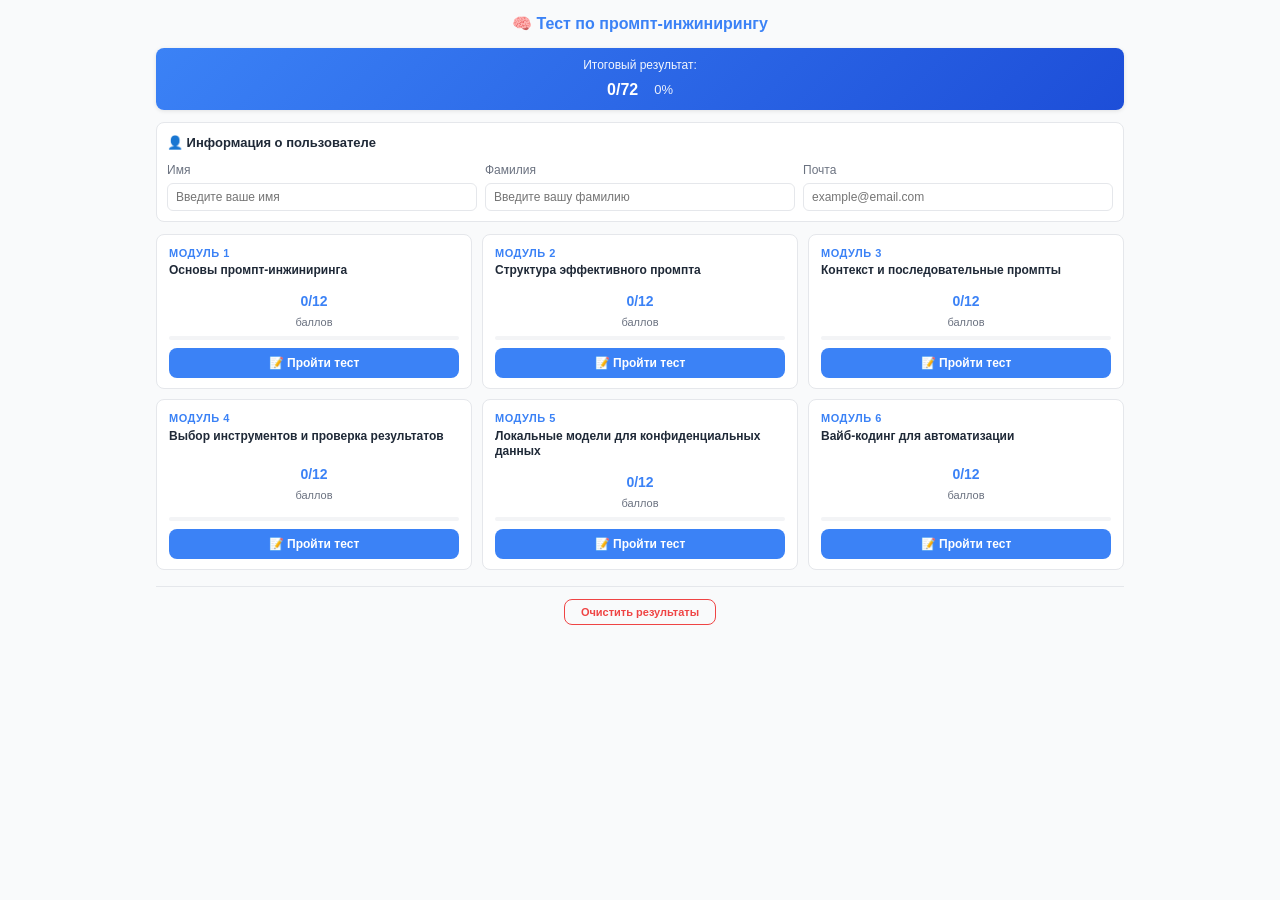
<file: src/static/prompt-test/index.html>
<!DOCTYPE html>
<html lang="ru">
<head>
    <meta charset="UTF-8">
    <meta name="viewport" content="width=device-width, initial-scale=1.0">
    <title>Тест по промпт-инжинирингу</title>
    <style>
:root {
  /* Studio-matching color tokens */
  --color-white: #ffffff;
  --color-black: #000000;
  --color-gray-50: #f9fafb;
  --color-gray-100: #f3f4f6;
  --color-gray-200: #e5e7eb;
  --color-gray-300: #d1d5db;
  --color-gray-400: #9ca3af;
  --color-gray-500: #6b7280;
  --color-gray-600: #4b5563;
  --color-gray-700: #374151;
  --color-gray-800: #1f2937;
  --color-gray-900: #111827;
  --color-blue-50: rgba(59, 130, 246, 0.08);
  --color-blue-400: #60a5fa;
  --color-blue-500: #3b82f6;
  --color-blue-600: #2563eb;
  --color-blue-700: #1d4ed8;
  --color-red-500: #ef4444;
  --color-orange-500: #f59e0b;
  --color-green-500: #22c55e;

  --color-blue-500-rgb: 59, 130, 246;
  --color-red-500-rgb: 239, 68, 68;
  --color-success-rgb: 34, 197, 94;
  --color-error-rgb: 239, 68, 68;
  --color-warning-rgb: 245, 158, 11;
  --color-info-rgb: 107, 114, 128;

  --color-bg-1: rgba(59, 130, 246, 0.08);
  --color-bg-2: rgba(245, 158, 11, 0.08);
  --color-bg-3: rgba(34, 197, 94, 0.08);
  --color-bg-4: rgba(239, 68, 68, 0.08);

  --color-background: var(--color-white);
  --color-surface: var(--color-white);
  --color-text: var(--color-gray-800);
  --color-text-secondary: var(--color-gray-500);
  --color-primary: var(--color-blue-500);
  --color-primary-hover: var(--color-blue-600);
  --color-primary-active: var(--color-blue-700);
  --color-border: var(--color-gray-200);
  --color-btn-primary-text: var(--color-white);
  --color-card-border: var(--color-gray-200);
  --color-error: var(--color-red-500);
  --color-success: var(--color-green-500);
  --color-warning: var(--color-orange-500);
  --color-info: var(--color-gray-500);

  --font-family-base: "Inter", -apple-system, BlinkMacSystemFont, "Segoe UI", sans-serif;
  --font-size-xs: 11px;
  --font-size-sm: 12px;
  --font-size-base: 13px;
  --font-size-lg: 14px;
  --font-size-xl: 15px;
  --font-size-2xl: 16px;
  --font-size-3xl: 20px;
  --font-weight-medium: 500;
  --font-weight-semibold: 600;
  --font-weight-bold: 700;

  --space-4: 4px;
  --space-6: 6px;
  --space-8: 8px;
  --space-10: 10px;
  --space-12: 12px;
  --space-16: 16px;
  --space-20: 20px;
  --space-24: 24px;
  --space-32: 32px;

  --radius-sm: 6px;
  --radius-md: 8px;
  --radius-lg: 10px;
}

* {
  box-sizing: border-box;
  margin: 0;
  padding: 0;
}

body {
  font-family: var(--font-family-base);
  background-color: var(--color-gray-50);
  color: var(--color-text);
  line-height: 1.5;
  font-size: var(--font-size-base);
}

.container {
  max-width: 1000px;
  margin: 0 auto;
  padding: var(--space-12) var(--space-16);
}

.header {
  text-align: center;
  margin-bottom: var(--space-12);
}

.header h1 {
  font-size: var(--font-size-2xl);
  font-weight: var(--font-weight-bold);
  color: var(--color-primary);
  margin-bottom: var(--space-6);
}

.total-score-card {
  background: linear-gradient(135deg, var(--color-blue-500), var(--color-blue-700));
  color: white;
  padding: var(--space-8) var(--space-16);
  border-radius: var(--radius-md);
  text-align: center;
  margin-bottom: var(--space-12);
  box-shadow: 0 1px 4px rgba(0, 0, 0, 0.1);
}

.total-score-card h2 {
  font-size: var(--font-size-sm);
  font-weight: var(--font-weight-medium);
  margin-bottom: var(--space-4);
  opacity: 0.95;
}

.total-score-number {
  font-size: var(--font-size-2xl);
  font-weight: var(--font-weight-bold);
  margin: 0;
}

.total-score-percentage {
  font-size: var(--font-size-base);
  opacity: 0.9;
  margin: 0;
}

.user-info-section {
  background-color: var(--color-surface);
  border: 1px solid var(--color-card-border);
  border-radius: var(--radius-md);
  padding: var(--space-10);
  margin-bottom: var(--space-12);
}

.user-info-section h3 {
  font-size: var(--font-size-base);
  font-weight: var(--font-weight-semibold);
  margin-bottom: var(--space-8);
  color: var(--color-text);
}

.user-info-grid {
  display: grid;
  grid-template-columns: repeat(3, 1fr);
  gap: var(--space-8);
}

.form-group {
  display: flex;
  flex-direction: column;
}

.form-group label {
  font-size: var(--font-size-sm);
  font-weight: var(--font-weight-medium);
  margin-bottom: var(--space-4);
  color: var(--color-text-secondary);
}

.form-group input {
  padding: var(--space-6) var(--space-8);
  border: 1px solid var(--color-border);
  border-radius: var(--radius-sm);
  font-size: var(--font-size-sm);
  font-family: var(--font-family-base);
  background-color: var(--color-surface);
  color: var(--color-text);
}

.form-group input:focus {
  outline: 2px solid var(--color-primary);
  border-color: var(--color-primary);
}

.modules-grid {
  display: grid;
  grid-template-columns: repeat(auto-fill, minmax(240px, 1fr));
  gap: var(--space-10);
  margin-top: var(--space-12);
}

.module-card {
  background-color: var(--color-surface);
  border: 1px solid var(--color-card-border);
  border-radius: var(--radius-md);
  padding: var(--space-10) var(--space-12);
  display: flex;
  flex-direction: column;
  min-height: 130px;
  transition: box-shadow 0.2s ease, border-color 0.2s ease;
}

.module-card:hover {
  box-shadow: 0 2px 8px rgba(59, 130, 246, 0.12);
  border-color: var(--color-blue-400);
}

.module-header {
  margin-bottom: var(--space-6);
  flex-shrink: 0;
}

.module-number {
  font-size: var(--font-size-xs);
  font-weight: var(--font-weight-bold);
  color: var(--color-primary);
  margin-bottom: 2px;
  text-transform: uppercase;
  letter-spacing: 0.5px;
}

.module-title {
  font-size: var(--font-size-sm);
  font-weight: var(--font-weight-semibold);
  color: var(--color-text);
  line-height: 1.3;
}

.score-display {
  text-align: center;
  margin: var(--space-6) 0;
  flex-grow: 1;
  display: flex;
  flex-direction: column;
  justify-content: center;
}

.score-text {
  font-size: var(--font-size-lg);
  font-weight: var(--font-weight-bold);
  color: var(--color-primary);
}

.score-label {
  font-size: var(--font-size-xs);
  color: var(--color-text-secondary);
  margin-top: 2px;
}

.progress-bar-container {
  width: 100%;
  height: 4px;
  background-color: var(--color-gray-100);
  border-radius: var(--radius-sm);
  overflow: hidden;
  margin-bottom: var(--space-8);
  flex-shrink: 0;
}

.progress-bar {
  height: 100%;
  background: linear-gradient(90deg, var(--color-blue-500), var(--color-blue-400));
  transition: width 0.5s ease;
  border-radius: var(--radius-sm);
}

.btn {
  padding: var(--space-8) var(--space-16);
  border: none;
  border-radius: var(--radius-md);
  font-size: var(--font-size-sm);
  font-weight: var(--font-weight-semibold);
  cursor: pointer;
  transition: all 0.2s ease;
  font-family: var(--font-family-base);
  text-align: center;
}

.btn-primary {
  background-color: var(--color-primary);
  color: var(--color-btn-primary-text);
  width: 100%;
  margin-top: auto;
  align-self: flex-end;
}

.btn-primary:hover {
  background-color: var(--color-primary-hover);
}

.btn-secondary {
  background-color: var(--color-gray-50);
  color: var(--color-text);
  border: 1px solid var(--color-border);
}

.btn-secondary:hover {
  background-color: var(--color-gray-100);
}

.hidden {
  display: none !important;
}

#testView {
  max-width: 800px;
  margin: 0 auto;
}

.test-header {
  background-color: var(--color-surface);
  border: 1px solid var(--color-card-border);
  border-radius: var(--radius-md);
  padding: var(--space-12) var(--space-16);
  margin-bottom: var(--space-12);
}

.test-header h2 {
  font-size: var(--font-size-lg);
  font-weight: var(--font-weight-bold);
  color: var(--color-primary);
  margin-bottom: var(--space-8);
}

.progress-section {
  margin-top: var(--space-8);
}

.question-counter {
  font-size: var(--font-size-sm);
  color: var(--color-text-secondary);
  margin-bottom: var(--space-4);
}

.question-card {
  background-color: var(--color-surface);
  border: 1px solid var(--color-card-border);
  border-radius: var(--radius-md);
  padding: var(--space-16);
  margin-bottom: var(--space-12);
}

.question-number {
  font-size: var(--font-size-sm);
  font-weight: var(--font-weight-bold);
  color: var(--color-primary);
  margin-bottom: var(--space-8);
}

.question-text {
  font-size: var(--font-size-base);
  font-weight: var(--font-weight-semibold);
  color: var(--color-text);
  margin-bottom: var(--space-12);
  line-height: 1.4;
}

.options-container {
  display: flex;
  flex-direction: column;
  gap: var(--space-6);
}

.option-button {
  display: flex;
  align-items: flex-start;
  padding: var(--space-8) var(--space-10);
  background-color: var(--color-surface);
  border: 1px solid var(--color-border);
  border-radius: var(--radius-sm);
  cursor: pointer;
  transition: all 0.2s ease;
  text-align: left;
  font-family: var(--font-family-base);
  font-size: var(--font-size-sm);
  color: var(--color-text);
}

.option-button:hover {
  border-color: var(--color-primary);
  background-color: var(--color-blue-50);
}

.option-button.selected {
  border-color: var(--color-primary);
  background-color: var(--color-blue-50);
  box-shadow: 0 0 0 2px rgba(var(--color-blue-500-rgb), 0.15);
}

.option-letter {
  font-weight: var(--font-weight-bold);
  color: var(--color-primary);
  margin-right: var(--space-8);
  min-width: 20px;
  font-size: var(--font-size-sm);
}

.option-text {
  flex: 1;
  line-height: 1.4;
}

.matching-container {
  display: grid;
  grid-template-columns: 1fr;
  gap: var(--space-12);
}

.matching-column {
  display: flex;
  flex-direction: column;
  gap: var(--space-8);
}

.column-title {
  font-size: var(--font-size-sm);
  font-weight: var(--font-weight-semibold);
  color: var(--color-text-secondary);
  margin-bottom: var(--space-4);
  text-transform: uppercase;
  letter-spacing: 0.5px;
}

.matching-item {
  background-color: var(--color-gray-50);
  border: 1px solid var(--color-border);
  border-radius: var(--radius-sm);
  padding: var(--space-8) var(--space-10);
}

.matching-item-number {
  font-weight: var(--font-weight-bold);
  color: var(--color-primary);
  margin-bottom: var(--space-4);
  font-size: var(--font-size-sm);
}

.matching-select {
  width: 100%;
  padding: var(--space-6) var(--space-8);
  border: 1px solid var(--color-border);
  border-radius: var(--radius-sm);
  font-size: var(--font-size-sm);
  font-family: var(--font-family-base);
  background-color: var(--color-surface);
  color: var(--color-text);
  margin-top: var(--space-6);
  cursor: pointer;
}

.matching-select:focus {
  outline: 2px solid var(--color-primary);
  border-color: var(--color-primary);
}

.right-option {
  display: none;
}

.right-option-letter {
  display: none;
}

.navigation {
  display: flex;
  justify-content: space-between;
  gap: var(--space-12);
  margin-top: var(--space-12);
}

.navigation .btn {
  flex: 1;
  max-width: 180px;
  padding: var(--space-8) var(--space-16);
  font-size: var(--font-size-sm);
}

@media (max-width: 768px) {
  .container {
    padding: var(--space-8);
  }

  .modules-grid {
    grid-template-columns: 1fr;
  }

  .user-info-grid {
    grid-template-columns: 1fr;
  }

  .navigation {
    flex-direction: column;
  }

  .navigation .btn {
    max-width: 100%;
  }

  .header h1 {
    font-size: var(--font-size-lg);
  }

  .module-card {
    min-height: 100px;
  }
}

@media (min-width: 769px) and (max-width: 1024px) {
  .modules-grid {
    grid-template-columns: repeat(2, 1fr);
  }
}

@media (min-width: 1025px) {
  .modules-grid {
    grid-template-columns: repeat(3, 1fr);
  }
}
    </style>
</head>
<body>
    <div class="container">
        <!-- Dashboard View -->
        <div id="dashboardView">
            <div class="header">
                <h1>🧠 Тест по промпт-инжинирингу</h1>
            </div>

            <!-- Total Score Card - Compact -->
            <div class="total-score-card">
                <h2>Итоговый результат:</h2>
                <div style="display: flex; align-items: center; justify-content: center; gap: var(--space-16);">
                    <div class="total-score-number" id="totalScoreNumber">0/72</div>
                    <div class="total-score-percentage" id="totalScorePercentage">0%</div>
                </div>
            </div>

            <!-- User Info Section -->
            <div class="user-info-section">
                <h3>👤 Информация о пользователе</h3>
                <div class="user-info-grid">
                    <div class="form-group">
                        <label for="userName">Имя</label>
                        <input type="text" id="userName" placeholder="Введите ваше имя" onchange="saveUserInfo()">
                    </div>
                    <div class="form-group">
                        <label for="userLastName">Фамилия</label>
                        <input type="text" id="userLastName" placeholder="Введите вашу фамилию" onchange="saveUserInfo()">
                    </div>
                    <div class="form-group">
                        <label for="userEmail">Почта</label>
                        <input type="email" id="userEmail" placeholder="example@email.com" onchange="saveUserInfo()">
                    </div>
                </div>
            </div>

            <!-- Modules Grid -->
            <div class="modules-grid" id="modulesGrid" style="display: grid;">
                <!-- Modules will be rendered by JavaScript -->
            </div>

            <!-- Clear Results Button -->
            <div style="margin-top: var(--space-16); text-align: center; padding: var(--space-12); border-top: 1px solid var(--color-border);">
                <button id="clearResultsBtn" class="btn" style="background-color: transparent; color: var(--color-error); border: 1px solid var(--color-error); padding: var(--space-6) var(--space-16); font-size: var(--font-size-xs);" onclick="showClearConfirmation()">
                    Очистить результаты
                </button>
            </div>
        </div>

        <!-- Test View -->
        <div id="testView" class="hidden">
            <div class="test-header">
                <h2 id="testModuleTitle"></h2>
                <div class="progress-section">
                    <div class="question-counter" id="questionCounter">Вопрос 1 из 5</div>
                    <div class="progress-bar-container">
                        <div class="progress-bar" id="progressBar" style="width: 20%;"></div>
                    </div>
                </div>
            </div>

            <div id="questionContainer">
                <!-- Questions will be rendered by JavaScript -->
            </div>

            <div class="navigation" id="navigation">
                <button class="btn btn-secondary" id="prevButton">← Назад</button>
                <button class="btn btn-primary" id="nextButton">Далее →</button>
            </div>
        </div>
    </div>

    <script src="app.js"></script>
    <script>
    // Notify parent frame about score updates
    const _origSaveScores = window.saveScores;
    window.saveScores = function() {
      _origSaveScores.apply(this, arguments);
      const total = Object.values(moduleScores).reduce((a,b) => a+b, 0);
      if (window.parent !== window) {
        window.parent.postMessage({type: 'prompt-test-score', score: total, max: 72}, '*');
      }
    };
    // Send initial score on load
    window.addEventListener('load', () => {
      setTimeout(() => {
        const total = Object.values(moduleScores).reduce((a,b) => a+b, 0);
        if (window.parent !== window) {
          window.parent.postMessage({type: 'prompt-test-score', score: total, max: 72}, '*');
        }
      }, 500);
    });
    </script>
</body>
</html>
</file>
